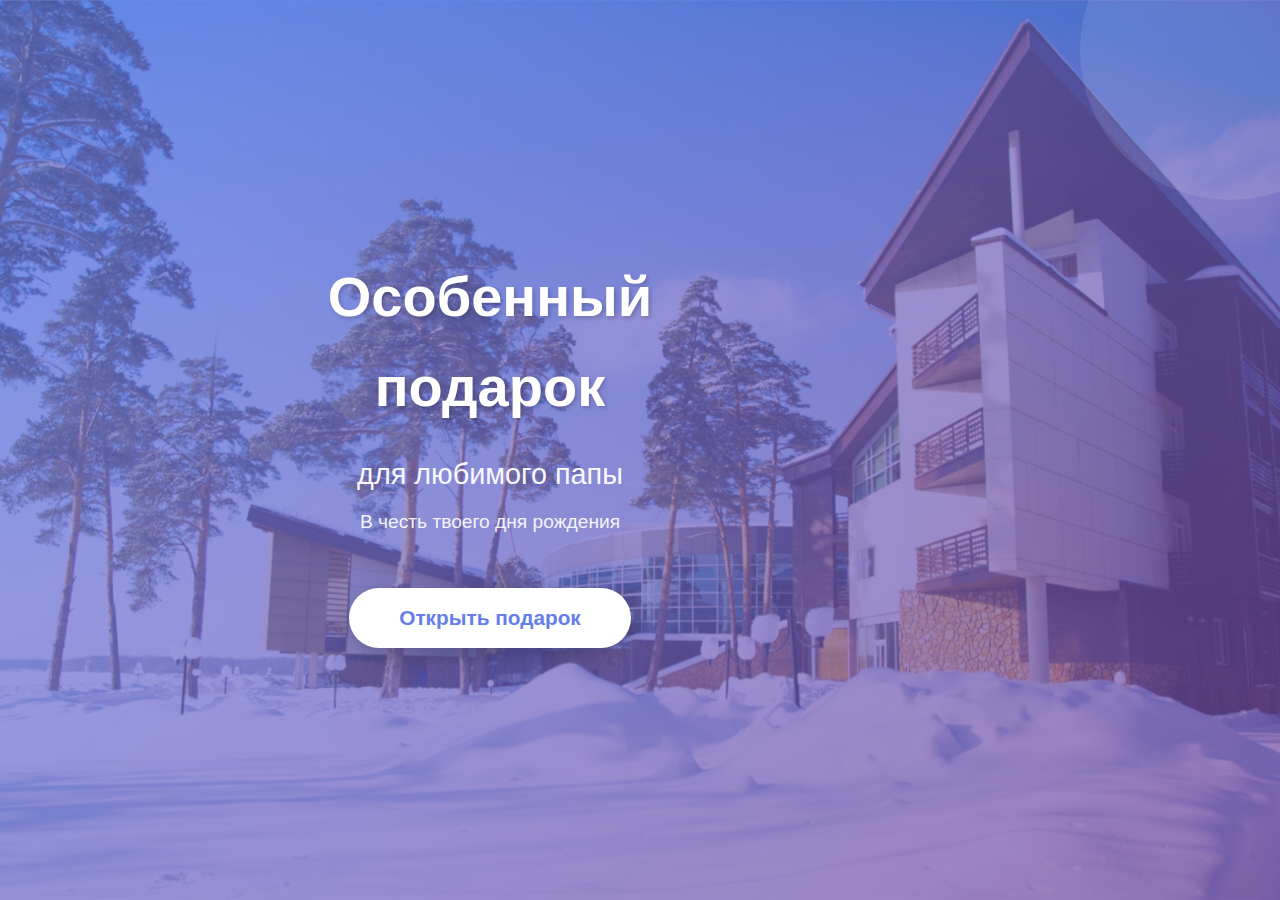
<file: index.html>
<!DOCTYPE html>
<html lang="ru">
<head>
    <meta charset="UTF-8">
    <meta name="viewport" content="width=device-width, initial-scale=1.0">
    <meta http-equiv="Cache-Control" content="no-cache, no-store, must-revalidate">
    <meta http-equiv="Pragma" content="no-cache">
    <meta http-equiv="Expires" content="0">
    <title>Подарок для Папы</title>
    <link rel="stylesheet" href="style.css?v=2">
</head>
<body>
    <div class="container welcome-page">
        <div class="content">
            <h1 class="title">Особенный подарок</h1>
            <p class="subtitle">для любимого папы</p>
            <p class="date">В честь твоего дня рождения</p>
            <button class="gift-button" onclick="openGift()">
                Открыть подарок
            </button>
        </div>
        <div class="decoration"></div>
        <canvas id="confetti-canvas"></canvas>
    </div>

    <script>
        function openGift() {
            console.log('Кнопка нажата!'); // Отладка

            const canvas = document.getElementById('confetti-canvas');
            if (!canvas) {
                console.error('Canvas не найден!');
                window.location.href = 'gift.html';
                return;
            }

            const ctx = canvas.getContext('2d');
            const button = document.querySelector('.gift-button');

            // Устанавливаем размеры canvas
            canvas.width = window.innerWidth;
            canvas.height = window.innerHeight;
            canvas.style.display = 'block';

            console.log('Canvas размер:', canvas.width, canvas.height); // Отладка

            // Блокируем кнопку
            if (button) {
                button.disabled = true;
                button.style.transform = 'scale(0.9)';
            }

            const particles = [];
            const particleCount = 150;
            const colors = ['#667eea', '#764ba2', '#ff6b6b', '#ffd93d', '#6bcf7f', '#ff85a2'];

            // Создаём частицы
            for (let i = 0; i < particleCount; i++) {
                particles.push({
                    x: canvas.width / 2 + (Math.random() - 0.5) * 100,
                    y: canvas.height / 2,
                    vx: (Math.random() - 0.5) * 10,
                    vy: (Math.random() - 0.5) * 10 - 5,
                    size: Math.random() * 8 + 4,
                    color: colors[Math.floor(Math.random() * colors.length)],
                    gravity: 0.3,
                    rotation: Math.random() * 360,
                    rotationSpeed: (Math.random() - 0.5) * 10
                });
            }

            console.log('Создано частиц:', particles.length); // Отладка

            let startTime = Date.now();
            const duration = 500; // 0.5 секунды

            function animate() {
                const elapsed = Date.now() - startTime;

                // Очищаем canvas
                ctx.clearRect(0, 0, canvas.width, canvas.height);

                // Обновляем и рисуем частицы
                particles.forEach(p => {
                    p.vy += p.gravity;
                    p.x += p.vx;
                    p.y += p.vy;
                    p.rotation += p.rotationSpeed;

                    ctx.save();
                    ctx.translate(p.x, p.y);
                    ctx.rotate(p.rotation * Math.PI / 180);
                    ctx.fillStyle = p.color;
                    ctx.fillRect(-p.size / 2, -p.size / 2, p.size, p.size);
                    ctx.restore();
                });

                if (elapsed < duration) {
                    requestAnimationFrame(animate);
                } else {
                    console.log('Переход на страницу подарка'); // Отладка
                    window.location.href = 'gift.html';
                }
            }

            animate();
        }

        // Проверяем загрузку страницы
        window.addEventListener('load', function() {
            console.log('Страница загружена - версия с конфетти v2');
            const canvas = document.getElementById('confetti-canvas');
            console.log('Canvas найден:', !!canvas);
            if (canvas) {
                console.log('Canvas элемент:', canvas);
                console.log('Canvas размеры до инициализации:', canvas.width, canvas.height);
            } else {
                console.error('ОШИБКА: Canvas не найден в DOM!');
            }
        });
    </script>
</body>
</html>
</file>
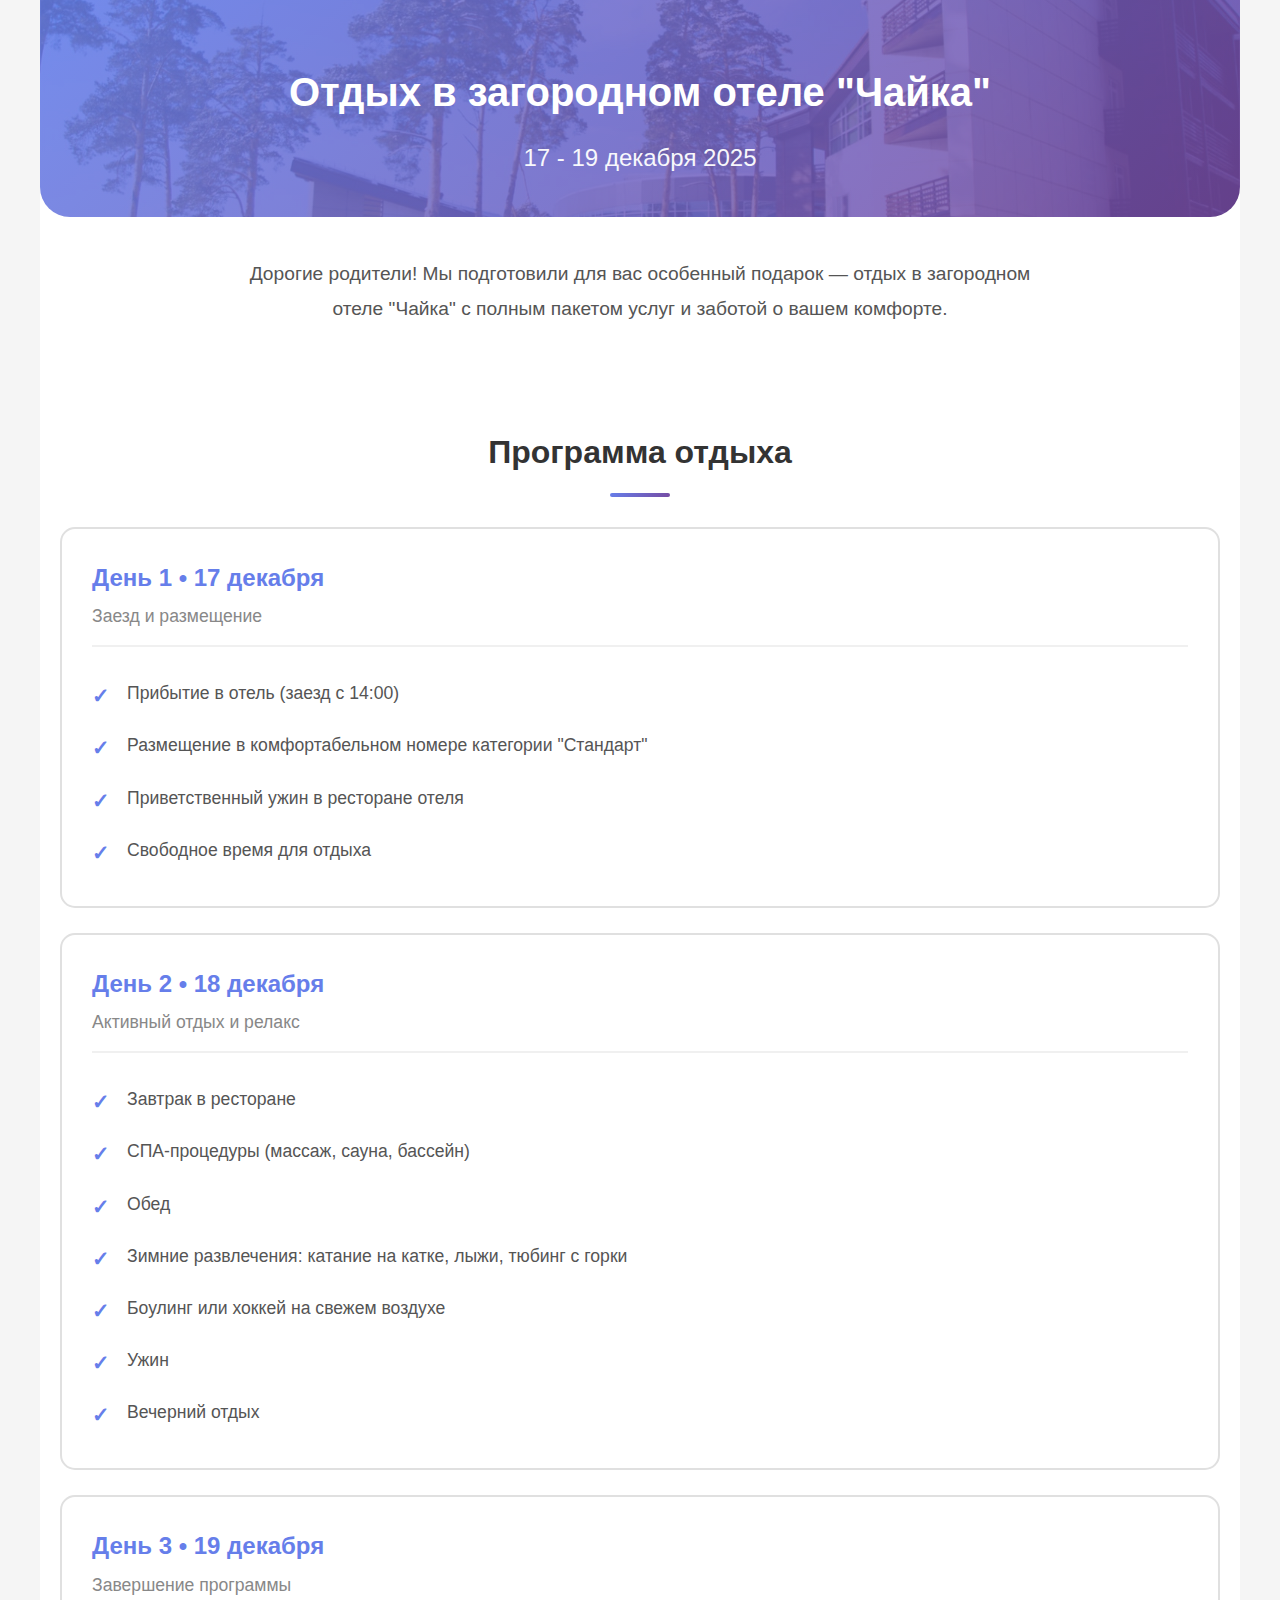
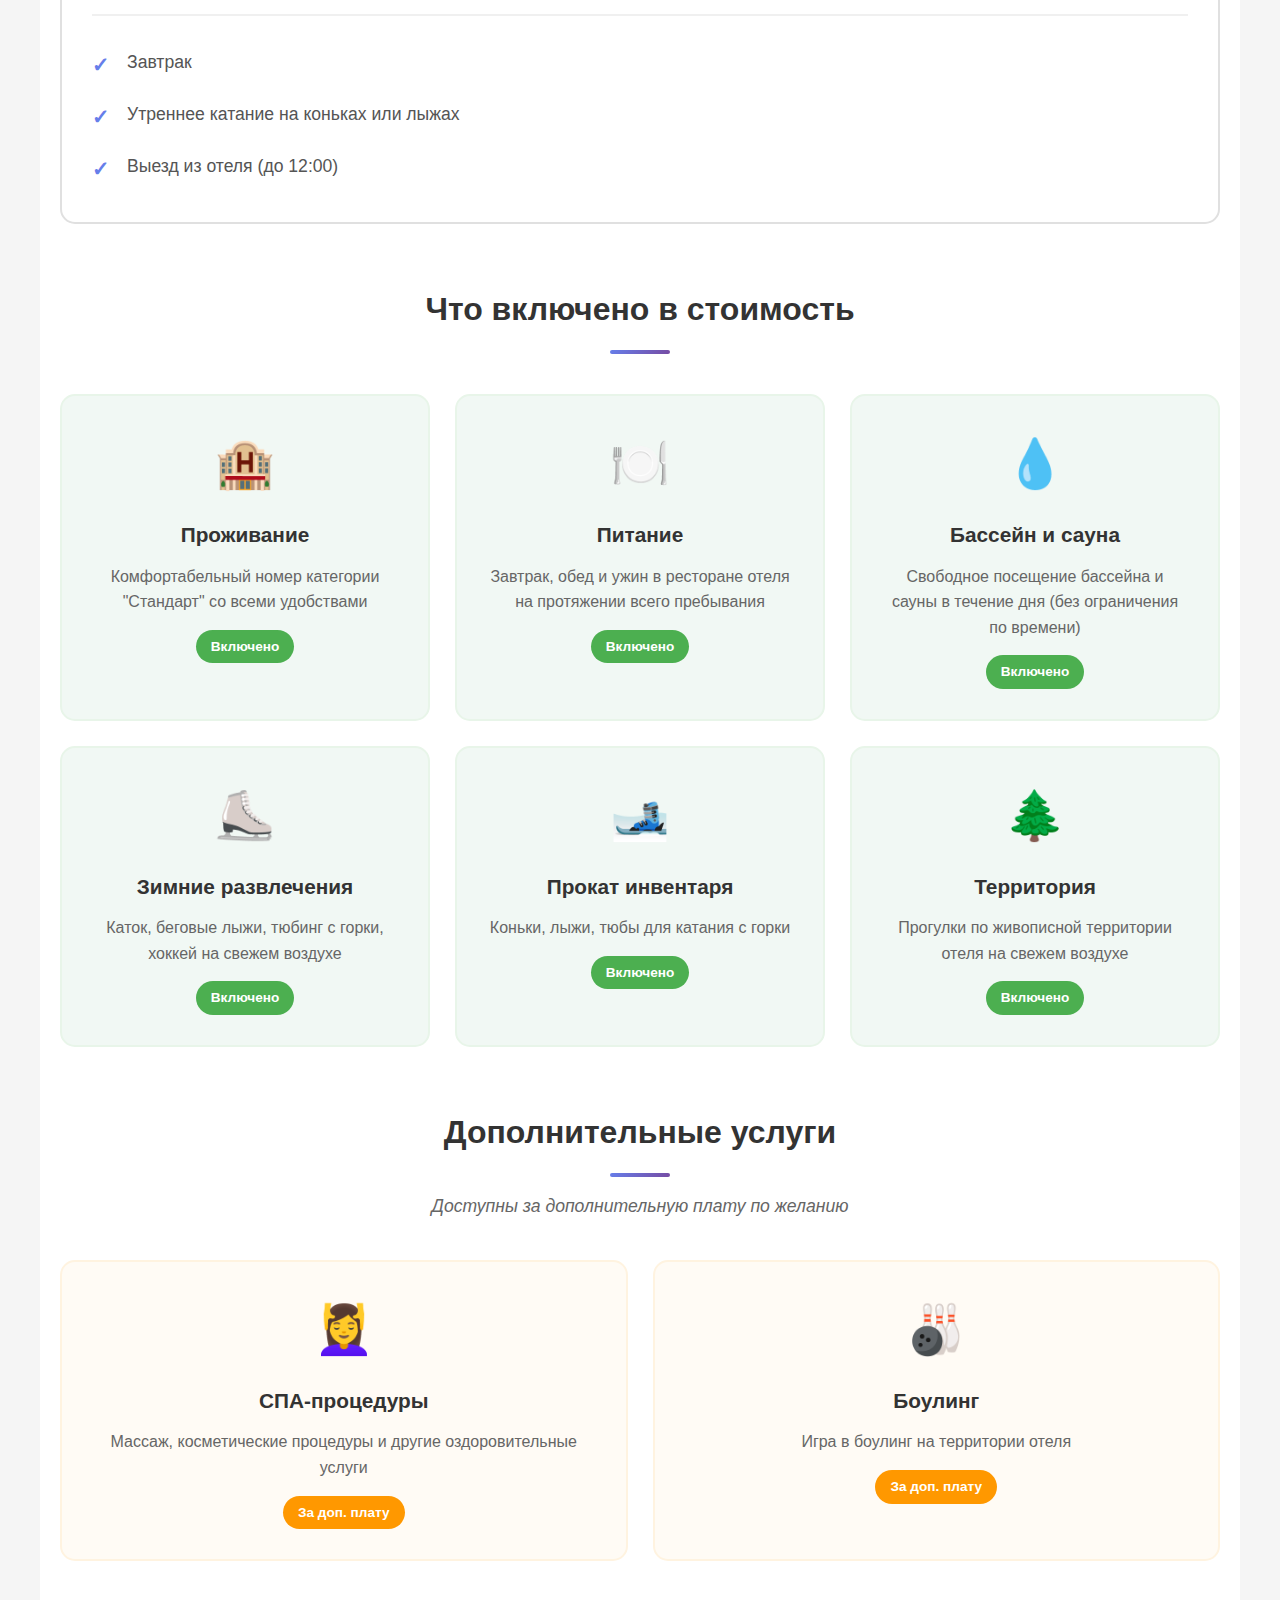
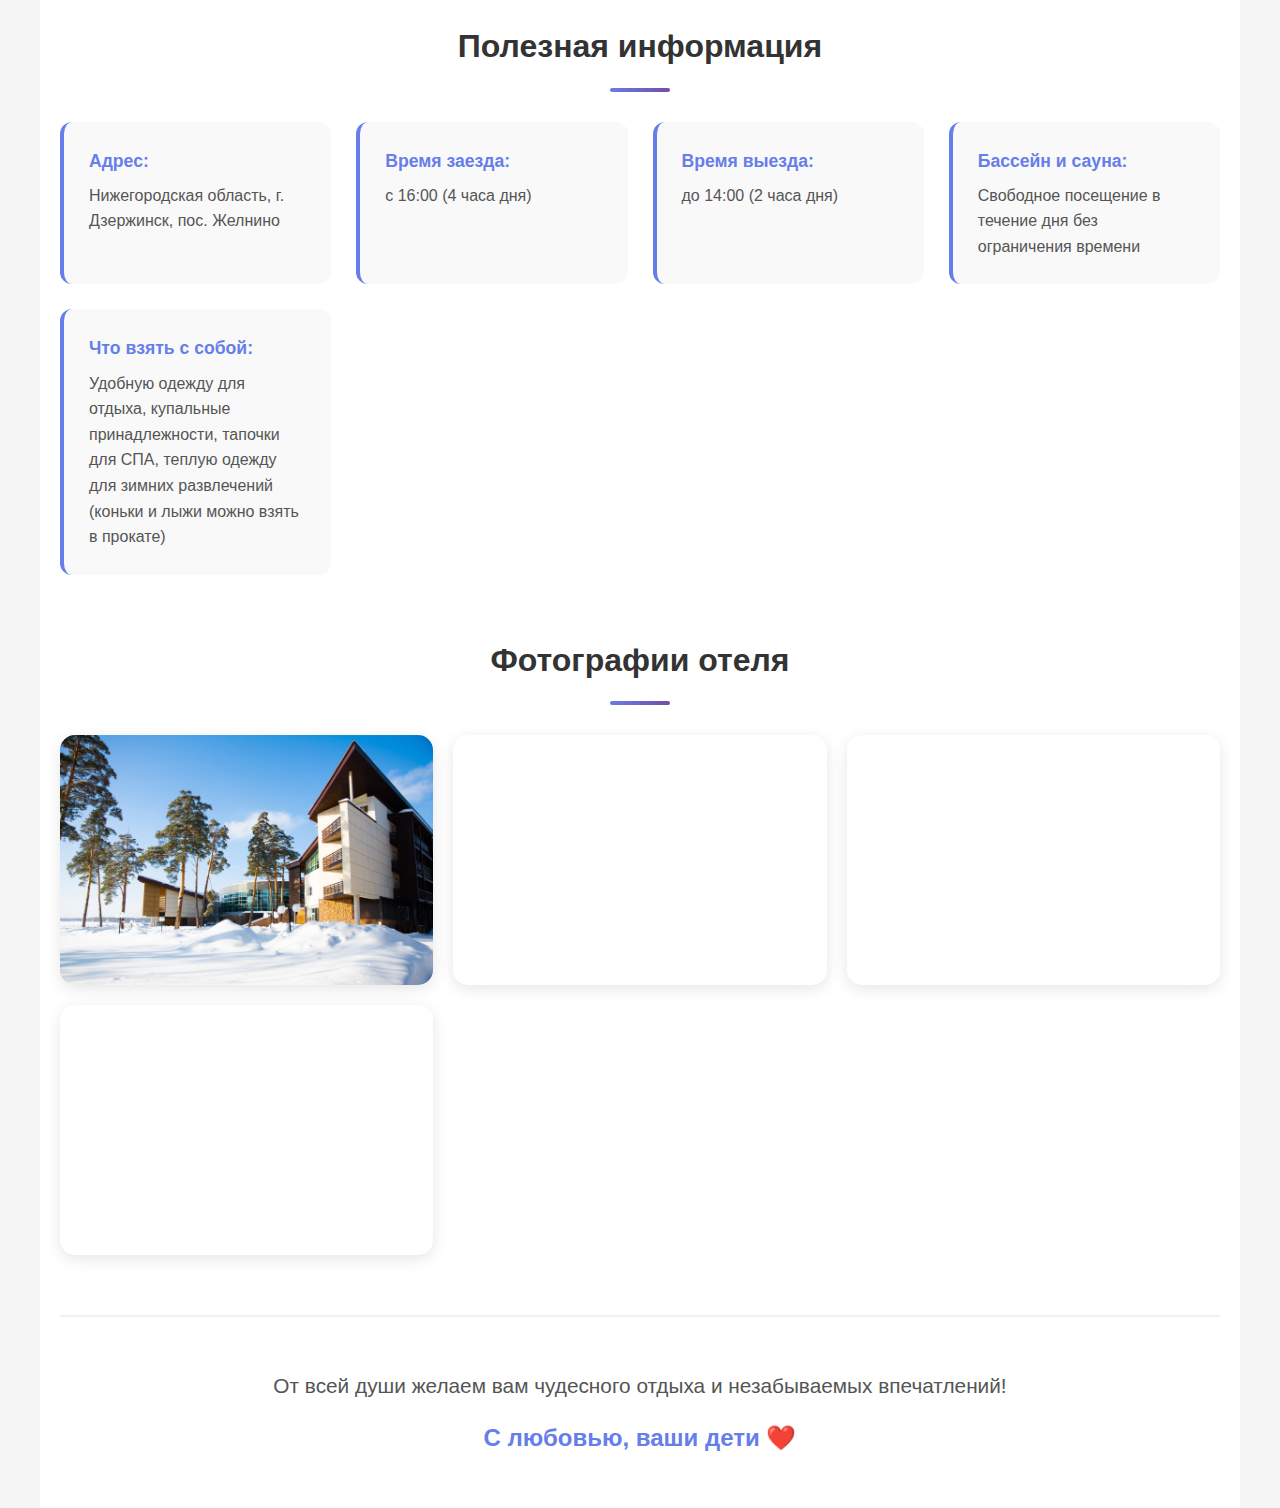
<file: gift.html>
<!DOCTYPE html>
<html lang="ru">
<head>
    <meta charset="UTF-8">
    <meta name="viewport" content="width=device-width, initial-scale=1.0">
    <title>Поездка в загородный отель "Чайка"</title>
    <link rel="stylesheet" href="style.css">
</head>
<body>
    <div class="container gift-page">
        <header class="gift-header">
            <h1>Отдых в загородном отеле "Чайка"</h1>
            <p class="dates">17 - 19 декабря 2025</p>
        </header>

        <section class="intro">
            <p class="intro-text">
                Дорогие родители! Мы подготовили для вас особенный подарок —
                отдых в загородном отеле "Чайка" с полным пакетом услуг и заботой о вашем комфорте.
            </p>
        </section>

        <section class="program">
            <h2>Программа отдыха</h2>

            <div class="day-card">
                <div class="day-header">
                    <h3>День 1 • 17 декабря</h3>
                    <span class="day-subtitle">Заезд и размещение</span>
                </div>
                <ul class="activities">
                    <li>Прибытие в отель (заезд с 14:00)</li>
                    <li>Размещение в комфортабельном номере категории "Стандарт"</li>
                    <li>Приветственный ужин в ресторане отеля</li>
                    <li>Свободное время для отдыха</li>
                </ul>
            </div>

            <div class="day-card">
                <div class="day-header">
                    <h3>День 2 • 18 декабря</h3>
                    <span class="day-subtitle">Активный отдых и релакс</span>
                </div>
                <ul class="activities">
                    <li>Завтрак в ресторане</li>
                    <li>СПА-процедуры (массаж, сауна, бассейн)</li>
                    <li>Обед</li>
                    <li>Зимние развлечения: катание на катке, лыжи, тюбинг с горки</li>
                    <li>Боулинг или хоккей на свежем воздухе</li>
                    <li>Ужин</li>
                    <li>Вечерний отдых</li>
                </ul>
            </div>

            <div class="day-card">
                <div class="day-header">
                    <h3>День 3 • 19 декабря</h3>
                    <span class="day-subtitle">Завершение программы</span>
                </div>
                <ul class="activities">
                    <li>Завтрак</li>
                    <li>Утреннее катание на коньках или лыжах</li>
                    <li>Выезд из отеля (до 12:00)</li>
                </ul>
            </div>
        </section>

        <section class="included">
            <h2>Что включено в стоимость</h2>
            <div class="features-grid">
                <div class="feature-card included-card">
                    <div class="feature-icon">🏨</div>
                    <h4>Проживание</h4>
                    <p>Комфортабельный номер категории "Стандарт" со всеми удобствами</p>
                    <span class="included-badge">Включено</span>
                </div>
                <div class="feature-card included-card">
                    <div class="feature-icon">🍽️</div>
                    <h4>Питание</h4>
                    <p>Завтрак, обед и ужин в ресторане отеля на протяжении всего пребывания</p>
                    <span class="included-badge">Включено</span>
                </div>
                <div class="feature-card included-card">
                    <div class="feature-icon">💧</div>
                    <h4>Бассейн и сауна</h4>
                    <p>Свободное посещение бассейна и сауны в течение дня (без ограничения по времени)</p>
                    <span class="included-badge">Включено</span>
                </div>
                <div class="feature-card included-card">
                    <div class="feature-icon">⛸️</div>
                    <h4>Зимние развлечения</h4>
                    <p>Каток, беговые лыжи, тюбинг с горки, хоккей на свежем воздухе</p>
                    <span class="included-badge">Включено</span>
                </div>
                <div class="feature-card included-card">
                    <div class="feature-icon">🎿</div>
                    <h4>Прокат инвентаря</h4>
                    <p>Коньки, лыжи, тюбы для катания с горки</p>
                    <span class="included-badge">Включено</span>
                </div>
                <div class="feature-card included-card">
                    <div class="feature-icon">🌲</div>
                    <h4>Территория</h4>
                    <p>Прогулки по живописной территории отеля на свежем воздухе</p>
                    <span class="included-badge">Включено</span>
                </div>
            </div>
        </section>

        <section class="additional">
            <h2>Дополнительные услуги</h2>
            <p class="additional-note">Доступны за дополнительную плату по желанию</p>
            <div class="features-grid">
                <div class="feature-card additional-card">
                    <div class="feature-icon">💆‍♀️</div>
                    <h4>СПА-процедуры</h4>
                    <p>Массаж, косметические процедуры и другие оздоровительные услуги</p>
                    <span class="additional-badge">За доп. плату</span>
                </div>
                <div class="feature-card additional-card">
                    <div class="feature-icon">🎳</div>
                    <h4>Боулинг</h4>
                    <p>Игра в боулинг на территории отеля</p>
                    <span class="additional-badge">За доп. плату</span>
                </div>
            </div>
        </section>

        <section class="info">
            <h2>Полезная информация</h2>
            <div class="info-grid">
                <div class="info-item">
                    <strong>Адрес:</strong>
                    <p>Нижегородская область, г. Дзержинск, пос. Желнино</p>
                </div>
                <div class="info-item">
                    <strong>Время заезда:</strong>
                    <p>с 16:00 (4 часа дня)</p>
                </div>
                <div class="info-item">
                    <strong>Время выезда:</strong>
                    <p>до 14:00 (2 часа дня)</p>
                </div>
                <div class="info-item">
                    <strong>Бассейн и сауна:</strong>
                    <p>Свободное посещение в течение дня без ограничения времени</p>
                </div>
                <div class="info-item">
                    <strong>Что взять с собой:</strong>
                    <p>Удобную одежду для отдыха, купальные принадлежности, тапочки для СПА, теплую одежду для зимних развлечений (коньки и лыжи можно взять в прокате)</p>
                </div>
            </div>
        </section>

        <section class="gallery">
            <h2>Фотографии отеля</h2>
            <div class="photo-grid">
                <img src="фото/winter-hotel.jpeg" alt="Отель зимой" loading="lazy">
                <img src="https://chayka-hotel.ru/wp-content/uploads/2022/04/standar-room.jpg" alt="Номер Стандарт" loading="lazy">
                <img src="https://chayka-hotel.ru/wp-content/uploads/2022/06/spa-1.jpg" alt="СПА-зона" loading="lazy">
                <img src="https://chayka-hotel.ru/wp-content/uploads/2022/06/restourant.jpg" alt="Ресторан" loading="lazy">
            </div>
        </section>

        <footer class="gift-footer">
            <p class="footer-message">
                От всей души желаем вам чудесного отдыха и незабываемых впечатлений!
            </p>
            <p class="footer-signature">С любовью, ваши дети ❤️</p>
        </footer>
    </div>
</body>
</html>
</file>
<file: style.css>
/* Общие стили */
* {
    margin: 0;
    padding: 0;
    box-sizing: border-box;
}

body {
    font-family: -apple-system, BlinkMacSystemFont, 'Segoe UI', 'Roboto', 'Helvetica', 'Arial', sans-serif;
    line-height: 1.6;
    color: #333;
    background: #f5f5f5;
}

.container {
    min-height: 100vh;
    padding: 20px;
}

/* Главная страница - Welcome */
.welcome-page {
    display: flex;
    align-items: center;
    justify-content: center;
    background: linear-gradient(135deg, rgba(102, 126, 234, 0.7) 0%, rgba(118, 75, 162, 0.7) 100%),
                url('фото/winter-hotel.jpeg') center/cover no-repeat;
    position: relative;
    overflow: hidden;
}

.welcome-page .content {
    text-align: center;
    color: white;
    z-index: 2;
    max-width: 600px;
    padding: 40px 20px;
}

.decoration {
    position: absolute;
    width: 300px;
    height: 300px;
    background: rgba(255, 255, 255, 0.1);
    border-radius: 50%;
    top: -100px;
    right: -100px;
    z-index: 1;
}

.title {
    font-size: 3.5rem;
    font-weight: 700;
    margin-bottom: 20px;
    text-shadow: 2px 2px 4px rgba(0, 0, 0, 0.2);
}

.subtitle {
    font-size: 1.8rem;
    font-weight: 300;
    margin-bottom: 10px;
    opacity: 0.95;
}

.date {
    font-size: 1.2rem;
    margin-bottom: 50px;
    opacity: 0.9;
}

.gift-button {
    background: white;
    color: #667eea;
    border: none;
    padding: 18px 50px;
    font-size: 1.3rem;
    font-weight: 600;
    border-radius: 50px;
    cursor: pointer;
    transition: all 0.3s ease;
    box-shadow: 0 8px 20px rgba(0, 0, 0, 0.2);
}

.gift-button:hover {
    transform: translateY(-3px);
    box-shadow: 0 12px 30px rgba(0, 0, 0, 0.3);
}

.gift-button:active {
    transform: translateY(-1px);
}

/* Страница подарка */
.gift-page {
    background: white;
    max-width: 1200px;
    margin: 0 auto;
}

.gift-header {
    text-align: center;
    padding: 60px 20px 40px;
    background: linear-gradient(135deg, rgba(102, 126, 234, 0.85) 0%, rgba(118, 75, 162, 0.85) 100%),
                url('фото/winter-hotel.jpeg') center/cover no-repeat;
    color: white;
    border-radius: 0 0 30px 30px;
    margin: -20px -20px 40px;
}

.gift-header h1 {
    font-size: 2.5rem;
    margin-bottom: 15px;
}

.dates {
    font-size: 1.5rem;
    font-weight: 300;
    opacity: 0.95;
}

.intro {
    padding: 0 20px 40px;
    text-align: center;
}

.intro-text {
    font-size: 1.2rem;
    line-height: 1.8;
    color: #555;
    max-width: 800px;
    margin: 0 auto;
}

section {
    margin-bottom: 60px;
}

h2 {
    font-size: 2rem;
    margin-bottom: 30px;
    color: #333;
    text-align: center;
    position: relative;
}

h2::after {
    content: '';
    display: block;
    width: 60px;
    height: 4px;
    background: linear-gradient(135deg, #667eea 0%, #764ba2 100%);
    margin: 15px auto 0;
    border-radius: 2px;
}

/* Карточки дней */
.day-card {
    background: white;
    border: 2px solid #e0e0e0;
    border-radius: 15px;
    padding: 30px;
    margin-bottom: 25px;
    transition: all 0.3s ease;
}

.day-card:hover {
    border-color: #667eea;
    box-shadow: 0 5px 20px rgba(102, 126, 234, 0.1);
}

.day-header {
    margin-bottom: 20px;
    padding-bottom: 15px;
    border-bottom: 2px solid #f0f0f0;
}

.day-header h3 {
    font-size: 1.5rem;
    color: #667eea;
    margin-bottom: 5px;
}

.day-subtitle {
    color: #888;
    font-size: 1.1rem;
}

.activities {
    list-style: none;
    padding-left: 0;
}

.activities li {
    padding: 12px 0 12px 35px;
    position: relative;
    font-size: 1.1rem;
    color: #555;
}

.activities li::before {
    content: '✓';
    position: absolute;
    left: 0;
    color: #667eea;
    font-weight: bold;
    font-size: 1.3rem;
}

/* Сетка функций */
.features-grid {
    display: grid;
    grid-template-columns: repeat(auto-fit, minmax(280px, 1fr));
    gap: 25px;
    margin-top: 40px;
}

.feature-card {
    background: #f9f9f9;
    border-radius: 15px;
    padding: 30px;
    text-align: center;
    transition: all 0.3s ease;
    position: relative;
}

.feature-card:hover {
    background: white;
    box-shadow: 0 5px 20px rgba(0, 0, 0, 0.1);
    transform: translateY(-5px);
}

/* Стили для включенных услуг */
.included-card {
    border: 2px solid #e8f5e9;
    background: #f1f8f4;
}

.included-card:hover {
    border-color: #4caf50;
    background: white;
}

.included-badge {
    display: inline-block;
    background: #4caf50;
    color: white;
    padding: 6px 15px;
    border-radius: 20px;
    font-size: 0.85rem;
    font-weight: 600;
    margin-top: 15px;
}

/* Стили для платных услуг */
.additional {
    margin-bottom: 60px;
}

.additional-note {
    text-align: center;
    color: #666;
    font-size: 1.1rem;
    margin-top: -15px;
    margin-bottom: 30px;
    font-style: italic;
}

.additional-card {
    border: 2px solid #fff3e0;
    background: #fffbf5;
}

.additional-card:hover {
    border-color: #ff9800;
    background: white;
}

.additional-badge {
    display: inline-block;
    background: #ff9800;
    color: white;
    padding: 6px 15px;
    border-radius: 20px;
    font-size: 0.85rem;
    font-weight: 600;
    margin-top: 15px;
}

.feature-icon {
    font-size: 3rem;
    margin-bottom: 15px;
}

.feature-card h4 {
    font-size: 1.3rem;
    margin-bottom: 12px;
    color: #333;
}

.feature-card p {
    color: #666;
    font-size: 1rem;
    line-height: 1.6;
}

/* Развлекательная программа */
.entertainment {
    margin-bottom: 60px;
}

.entertainment-note {
    text-align: center;
    color: #667eea;
    font-size: 1.1rem;
    margin-top: -15px;
    margin-bottom: 30px;
    font-weight: 500;
}

.entertainment-grid {
    display: grid;
    grid-template-columns: repeat(auto-fit, minmax(280px, 1fr));
    gap: 25px;
    margin-top: 40px;
}

.entertainment-card {
    background: linear-gradient(135deg, #f8f9ff 0%, #f0f4ff 100%);
    border: 2px solid #e3e8ff;
    border-radius: 15px;
    padding: 30px;
    text-align: center;
    transition: all 0.3s ease;
}

.entertainment-card:hover {
    background: white;
    border-color: #667eea;
    box-shadow: 0 5px 20px rgba(102, 126, 234, 0.15);
    transform: translateY(-5px);
}

.entertainment-icon {
    font-size: 3rem;
    margin-bottom: 15px;
}

.entertainment-card h4 {
    font-size: 1.3rem;
    margin-bottom: 12px;
    color: #333;
}

.entertainment-card p {
    color: #666;
    font-size: 1rem;
    line-height: 1.6;
}

.entertainment-footer {
    margin-top: 30px;
    text-align: center;
    padding: 20px;
    background: #fffbf5;
    border-radius: 12px;
    border-left: 4px solid #ff9800;
}

.entertainment-footer p {
    color: #666;
    font-size: 1.05rem;
    margin: 0;
    line-height: 1.6;
}

/* Информация */
.info-grid {
    display: grid;
    grid-template-columns: repeat(auto-fit, minmax(250px, 1fr));
    gap: 25px;
    margin-top: 30px;
}

.info-item {
    background: #f9f9f9;
    padding: 25px;
    border-radius: 12px;
    border-left: 4px solid #667eea;
}

.info-item strong {
    display: block;
    color: #667eea;
    font-size: 1.1rem;
    margin-bottom: 8px;
}

.info-item p {
    color: #555;
    line-height: 1.6;
}

/* Галерея */
.photo-grid {
    display: grid;
    grid-template-columns: repeat(auto-fit, minmax(300px, 1fr));
    gap: 20px;
    margin-top: 30px;
}

.photo-grid img {
    width: 100%;
    height: 250px;
    object-fit: cover;
    border-radius: 15px;
    box-shadow: 0 4px 15px rgba(0, 0, 0, 0.1);
    transition: all 0.3s ease;
}

.photo-grid img:hover {
    transform: scale(1.03);
    box-shadow: 0 8px 25px rgba(0, 0, 0, 0.15);
}

/* Футер */
.gift-footer {
    text-align: center;
    padding: 50px 20px 30px;
    margin-top: 60px;
    border-top: 2px solid #f0f0f0;
}

.footer-message {
    font-size: 1.3rem;
    color: #555;
    margin-bottom: 15px;
    line-height: 1.8;
}

.footer-signature {
    font-size: 1.5rem;
    color: #667eea;
    font-weight: 600;
}

/* Адаптивность для мобильных устройств */
@media (max-width: 768px) {
    .title {
        font-size: 2.5rem;
    }

    .subtitle {
        font-size: 1.4rem;
    }

    .date {
        font-size: 1rem;
    }

    .gift-button {
        padding: 15px 40px;
        font-size: 1.1rem;
    }

    .gift-header h1 {
        font-size: 1.8rem;
    }

    .dates {
        font-size: 1.2rem;
    }

    .intro-text {
        font-size: 1rem;
    }

    h2 {
        font-size: 1.6rem;
    }

    .day-header h3 {
        font-size: 1.3rem;
    }

    .day-card {
        padding: 20px;
    }

    .activities li {
        font-size: 1rem;
        padding-left: 30px;
    }

    .features-grid {
        grid-template-columns: 1fr;
    }

    .info-grid {
        grid-template-columns: 1fr;
    }

    .photo-grid {
        grid-template-columns: 1fr;
    }

    .photo-grid img {
        height: 200px;
    }

    .footer-message {
        font-size: 1.1rem;
    }

    .footer-signature {
        font-size: 1.3rem;
    }
}

@media (max-width: 480px) {
    .container {
        padding: 15px;
    }

    .gift-header {
        padding: 40px 15px 30px;
        margin: -15px -15px 30px;
    }

    .title {
        font-size: 2rem;
    }

    .subtitle {
        font-size: 1.2rem;
    }

    .gift-button {
        padding: 12px 30px;
        font-size: 1rem;
    }

    .gift-header h1 {
        font-size: 1.5rem;
    }

    .dates {
        font-size: 1rem;
    }

    h2 {
        font-size: 1.4rem;
    }

    .day-card {
        padding: 15px;
    }

    .feature-card {
        padding: 20px;
    }

    .feature-icon {
        font-size: 2.5rem;
    }
}
</file>
